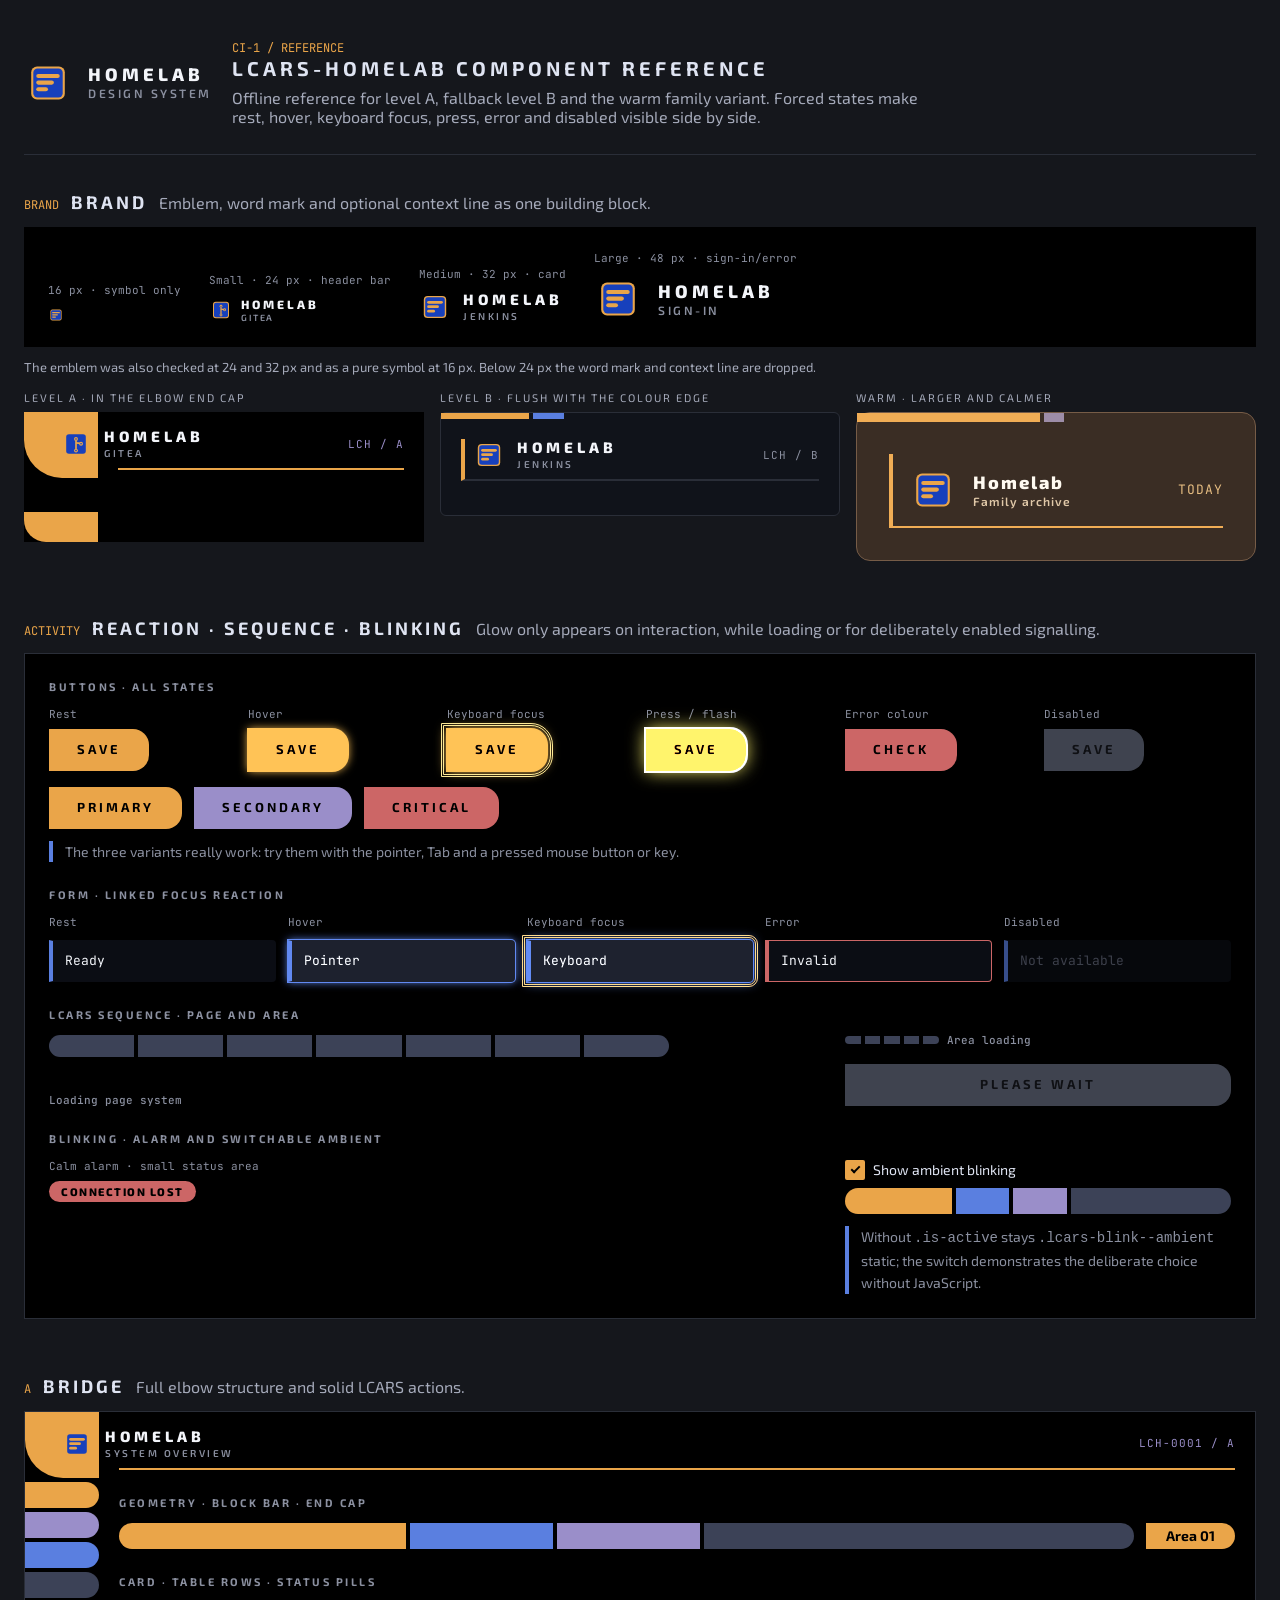
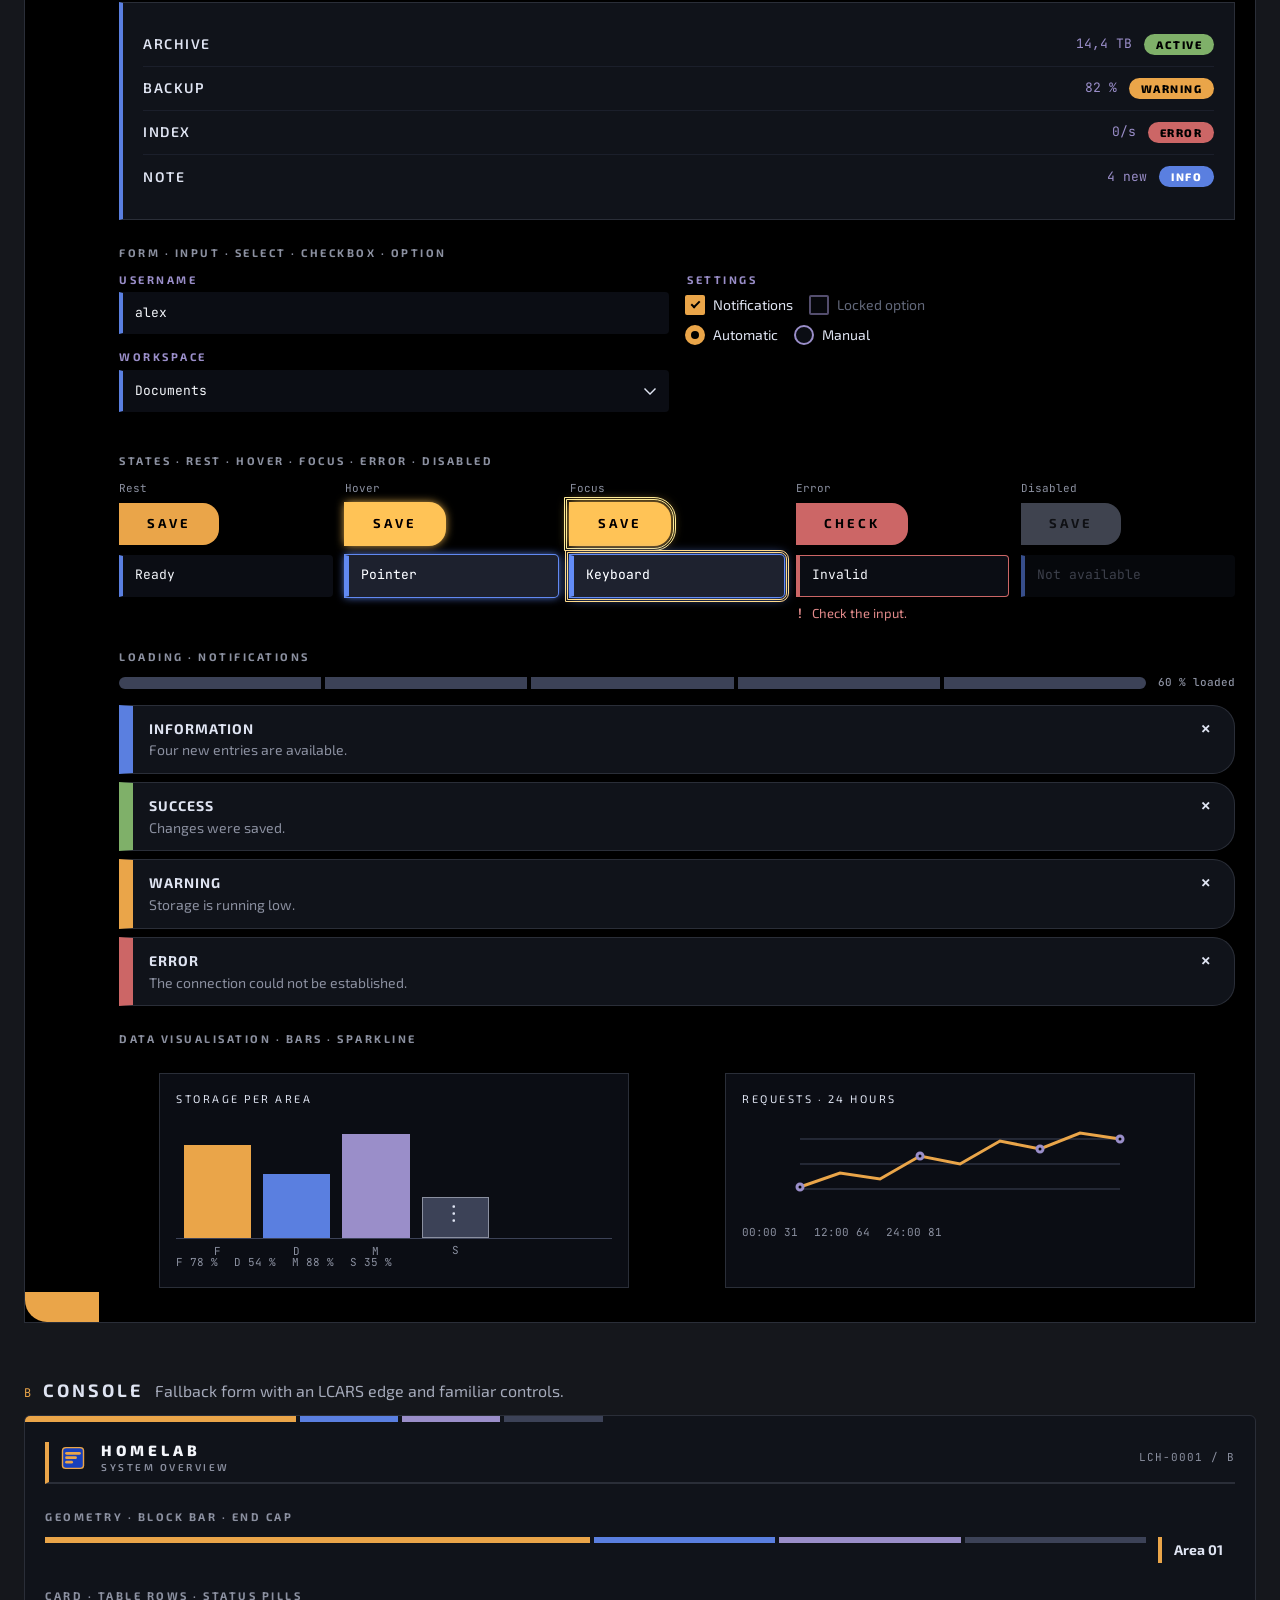
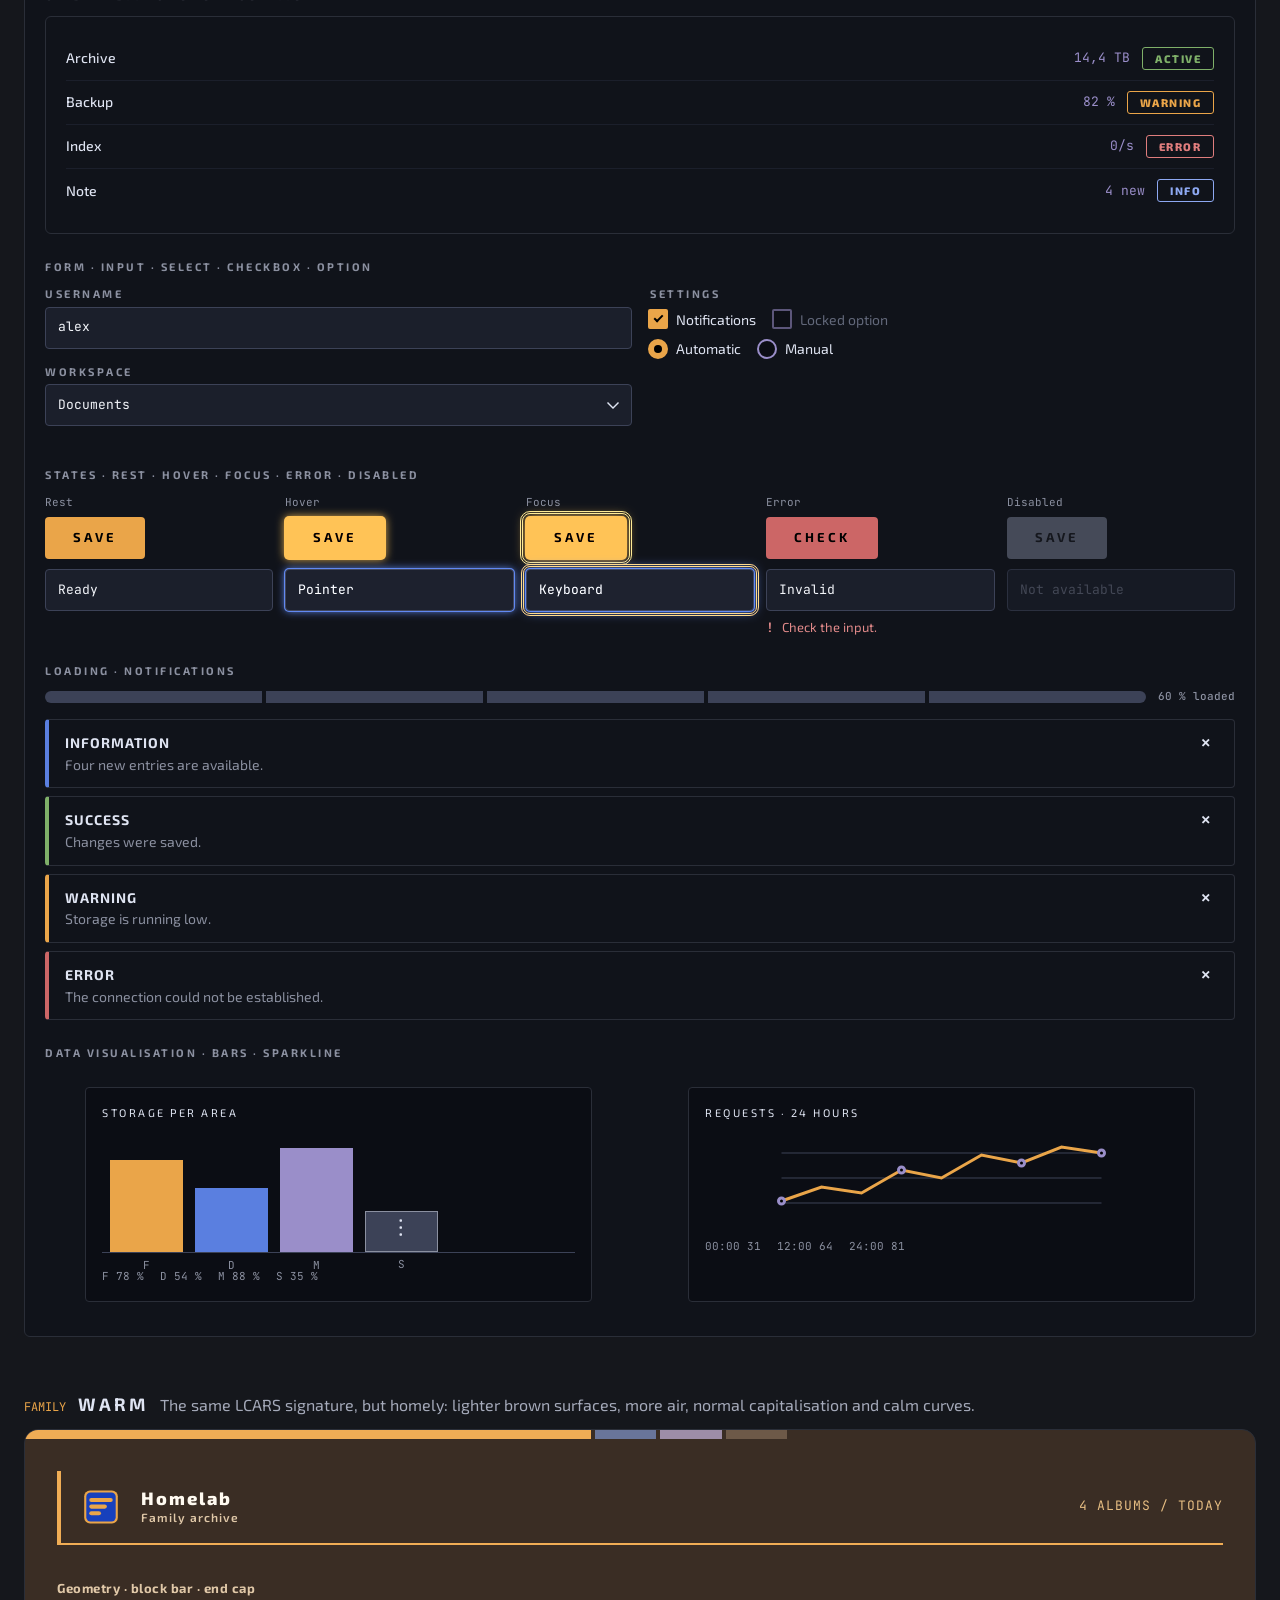
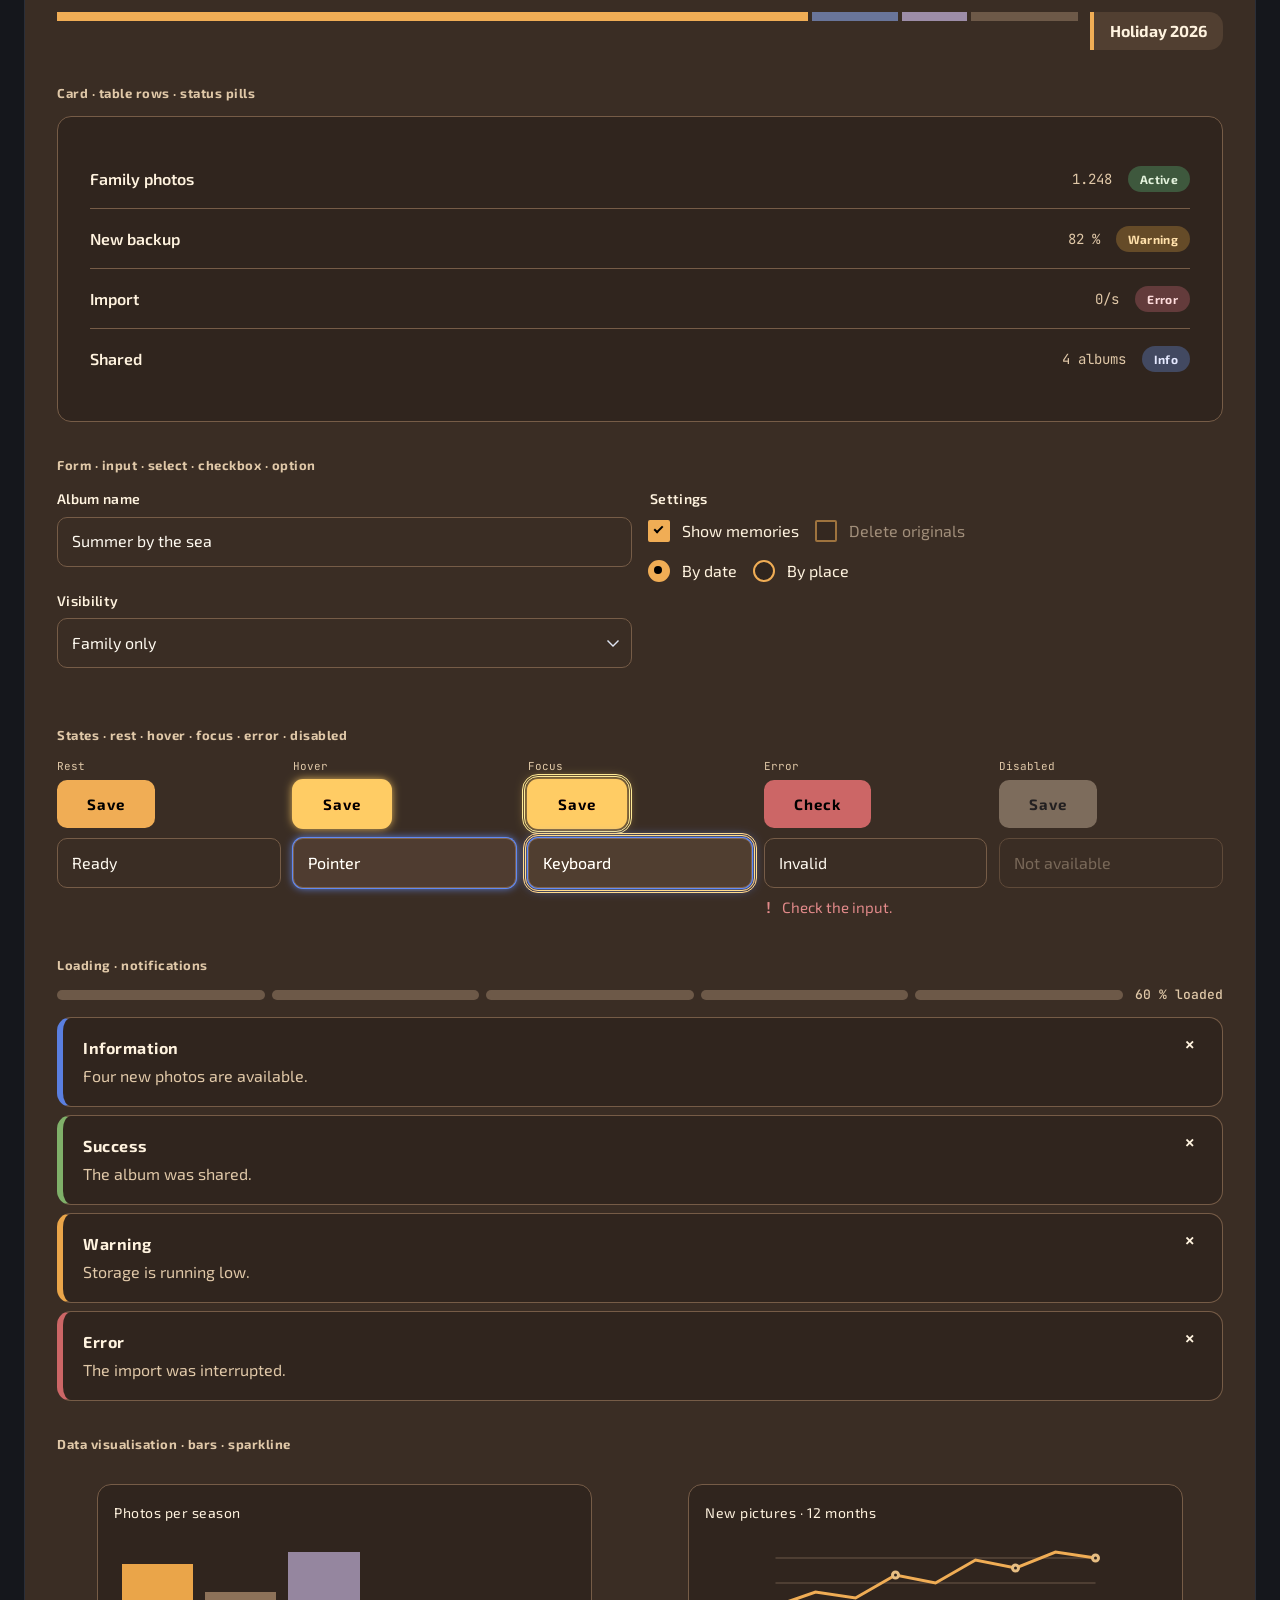
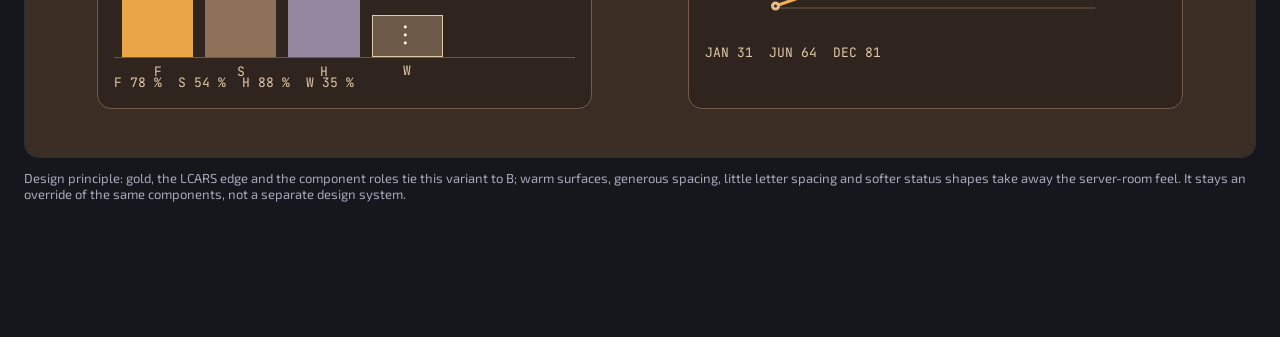
<file: reference/index.html>
<!doctype html>
<html lang="en">
<head>
  <meta charset="utf-8">
  <meta name="viewport" content="width=device-width, initial-scale=1">
  <title>LCARS-Homelab — component reference</title>
  <link rel="icon" href="../assets/favicon/favicon.svg" type="image/svg+xml">
  <link rel="stylesheet" href="../css/brand.css">
  <style>
    * { box-sizing: border-box; }
    html { background: #15171c; color: #dfe4f2; font-family: "Exo 2", "Segoe UI", Arial, sans-serif; }
    body { margin: 0; }
    .page { margin: 0 auto; max-width: 1280px; padding: 40px 24px 80px; }
    .page-head { align-items: center; border-bottom: 1px solid #2a2e38; display: flex; gap: 20px; margin-bottom: 36px; padding-bottom: 28px; }
    .page-head h1 { font-size: 1.25rem; letter-spacing: 4px; margin: 0 0 8px; text-transform: uppercase; }
    .page-head p { color: #a5aaba; margin: 0; max-width: 72ch; }
    .page-code { color: #eaa549; font-family: "JetBrains Mono", Consolas, monospace; font-size: 0.75rem; }
    .variant { margin: 0 0 56px; }
    .variant-intro { align-items: baseline; display: flex; flex-wrap: wrap; gap: 12px; margin-bottom: 14px; }
    .variant-intro h2 { font-size: 1.125rem; letter-spacing: 3px; margin: 0; text-transform: uppercase; }
    .variant-intro p { color: #a5aaba; margin: 0; }
    .demo { border: 1px solid #2a2e38; overflow: hidden; }
    .demo-grid { display: grid; gap: 16px; grid-template-columns: repeat(2, minmax(0, 1fr)); }
    .demo-section { margin-top: 24px; }
    .demo-section:first-child { margin-top: 0; }
    .demo-section > h3 { color: var(--rl-text-muted); font-size: 0.6875rem; letter-spacing: 2.5px; margin: 0 0 12px; text-transform: uppercase; }
    .geometry-grid { display: grid; gap: 12px; grid-template-columns: minmax(0, 1fr) auto; }
    .state-grid { display: grid; gap: 12px; grid-template-columns: repeat(auto-fit, minmax(120px, 1fr)); }
    .state-sample { min-width: 0; }
    .state-sample .lcars-input { display: block; margin-top: 10px; }
    .state-label { color: var(--rl-text-muted); display: block; font: 400 0.6875rem/1.3 var(--rl-font-mono); margin-bottom: 7px; }
    .choice-set { border: 0; margin: 0; padding: 0; }
    .choice-set legend { margin-bottom: 8px; }
    .chart-grid { display: grid; gap: 16px; grid-template-columns: repeat(2, minmax(0, 1fr)); }
    .sr-note { color: #a5aaba; font-size: 0.8125rem; margin: 12px 0 0; }
    .lcars-family .demo-section { margin-top: 32px; }
    .lcars-family .demo-section > h3 { color: var(--rl-text-muted); font-size: 0.8125rem; letter-spacing: 0.5px; text-transform: none; }
    .brand-sizes { align-items: end; display: flex; flex-wrap: wrap; gap: 28px; padding: 24px; }
    .brand-size { display: grid; gap: 10px; }
    .brand-size > code { color: var(--rl-text-muted); font: 0.6875rem/1.3 var(--rl-font-mono); }
    .brand-previews { display: grid; gap: 16px; grid-template-columns: repeat(3, minmax(0, 1fr)); margin-top: 16px; }
    .brand-preview { min-width: 0; }
    .brand-preview .lcars-shell { min-height: 0; }
    .brand-preview .lcars-shell__body { min-height: 96px; }
    .brand-preview .lcars-header { margin-bottom: 0; }
    .brand-preview .lcars-elbow__fill { min-height: 26px; }
    .brand-preview-label { color: #a5aaba; display: block; font-size: 0.6875rem; letter-spacing: 2px; margin-bottom: 8px; text-transform: uppercase; }
    .acceptance-panel { padding: 24px; }
    .feedback-grid { display: grid; gap: 24px; grid-template-columns: minmax(0, 2fr) minmax(220px, 1fr); }
    .feedback-stack { display: grid; gap: 18px; }
    .ambient-preview { max-width: 620px; }
    .ambient-toggle:has(input:not(:checked)) ~ .ambient-preview .lcars-blink--ambient { animation: none; box-shadow: none; filter: none; }
    .acceptance-note { border-left: 4px solid var(--rl-blue); color: var(--rl-text-muted); margin: 12px 0 0; padding-left: 12px; }
    @media (max-width: 900px) {
      .state-grid { grid-template-columns: repeat(2, minmax(0, 1fr)); }
      .demo-grid, .chart-grid, .brand-previews, .feedback-grid { grid-template-columns: 1fr; }
    }
    @media (max-width: 560px) {
      .page { padding: 24px 12px 48px; }
      .page-head { align-items: flex-start; flex-direction: column; }
      .state-grid { grid-template-columns: 1fr; }
    }
  </style>
</head>
<body>
<main class="page">
  <header class="page-head">
    <span class="rl-brand rl-brand--large">
      <img class="rl-brand__symbol" src="../assets/emblem.svg" alt="">
      <span class="rl-brand__text"><span class="rl-brand__name">Homelab</span><span class="rl-brand__context">Design system</span></span>
    </span>
    <div>
      <div class="page-code">CI-1 / REFERENCE</div>
      <h1>LCARS-Homelab component reference</h1>
      <p>Offline reference for level A, fallback level B and the warm family variant. Forced states make rest, hover, keyboard focus, press, error and disabled visible side by side.</p>
    </div>
  </header>

  <section class="variant" aria-labelledby="brand-title">
    <div class="variant-intro"><span class="page-code">BRAND</span><h2 id="brand-title">Brand</h2><p>Emblem, word mark and optional context line as one building block.</p></div>
    <div class="lcars-a">
      <div class="brand-sizes">
        <div class="brand-size"><code>16 px · symbol only</code><span class="rl-brand rl-brand--symbol-16"><img class="rl-brand__symbol" src="../assets/emblem.svg" alt=""><span class="rl-brand__text"><span class="rl-brand__name">Homelab</span></span></span></div>
        <div class="brand-size"><code>Small · 24 px · header bar</code><span class="rl-brand rl-brand--small"><img class="rl-brand__symbol" src="../assets/emblem--gitea.svg" alt=""><span class="rl-brand__text"><span class="rl-brand__name">Homelab</span><span class="rl-brand__context">Gitea</span></span></span></div>
        <div class="brand-size"><code>Medium · 32 px · card</code><span class="rl-brand rl-brand--medium"><img class="rl-brand__symbol" src="../assets/emblem.svg" alt=""><span class="rl-brand__text"><span class="rl-brand__name">Homelab</span><span class="rl-brand__context">Jenkins</span></span></span></div>
        <div class="brand-size"><code>Large · 48 px · sign-in/error</code><span class="rl-brand rl-brand--large"><img class="rl-brand__symbol" src="../assets/emblem.svg" alt=""><span class="rl-brand__text"><span class="rl-brand__name">Homelab</span><span class="rl-brand__context">Sign-in</span></span></span></div>
      </div>
    </div>
    <p class="sr-note">The emblem was also checked at 24 and 32 px and as a pure symbol at 16 px. Below 24 px the word mark and context line are dropped.</p>
    <div class="brand-previews">
      <div><span class="brand-preview-label">Level A · in the elbow end cap</span><div class="brand-preview lcars-a"><div class="lcars-shell"><div class="lcars-elbow" aria-hidden="true"><div class="lcars-elbow__corner"></div><div class="lcars-elbow__fill"></div><div class="lcars-elbow__foot"></div></div><div class="lcars-shell__body"><div class="lcars-header lcars-header--brand"><span class="rl-brand rl-brand--medium"><img class="rl-brand__symbol" src="../assets/emblem--gitea.svg" alt=""><span class="rl-brand__text"><span class="rl-brand__name">Homelab</span><span class="rl-brand__context">Gitea</span></span></span><span class="lcars-header__register">LCH / A</span></div></div></div></div></div>
      <div><span class="brand-preview-label">Level B · flush with the colour edge</span><div class="brand-preview lcars-b"><div class="lcars-shell"><div class="lcars-elbow" aria-hidden="true"><div class="lcars-elbow__corner"></div><div class="lcars-elbow__block lcars-elbow__block--blue"></div><div class="lcars-elbow__fill"></div></div><div class="lcars-shell__body"><div class="lcars-header lcars-header--brand"><span class="rl-brand rl-brand--medium"><img class="rl-brand__symbol" src="../assets/emblem.svg" alt=""><span class="rl-brand__text"><span class="rl-brand__name">Homelab</span><span class="rl-brand__context">Jenkins</span></span></span><span class="lcars-header__register">LCH / B</span></div></div></div></div></div>
      <div><span class="brand-preview-label">Warm · larger and calmer</span><div class="brand-preview lcars-b lcars-family"><div class="lcars-shell"><div class="lcars-elbow" aria-hidden="true"><div class="lcars-elbow__corner"></div><div class="lcars-elbow__block lcars-elbow__block--lavender"></div><div class="lcars-elbow__fill"></div></div><div class="lcars-shell__body"><div class="lcars-header lcars-header--brand"><span class="rl-brand rl-brand--large"><img class="rl-brand__symbol" src="../assets/emblem.svg" alt=""><span class="rl-brand__text"><span class="rl-brand__name">Homelab</span><span class="rl-brand__context">Family archive</span></span></span><span class="lcars-header__register">TODAY</span></div></div></div></div></div>
    </div>
  </section>

  <section class="variant" aria-labelledby="interaction-title">
    <div class="variant-intro"><span class="page-code">ACTIVITY</span><h2 id="interaction-title">Reaction · sequence · blinking</h2><p>Glow only appears on interaction, while loading or for deliberately enabled signalling.</p></div>
    <div class="demo lcars-a">
      <div class="acceptance-panel">
        <section class="demo-section" aria-labelledby="button-states"><h3 id="button-states">Buttons · all states</h3>
          <div class="state-grid">
            <div class="state-sample"><span class="state-label">Rest</span><button class="lcars-button" type="button">Save</button></div>
            <div class="state-sample"><span class="state-label">Hover</span><button class="lcars-button is-hover" type="button">Save</button></div>
            <div class="state-sample"><span class="state-label">Keyboard focus</span><button class="lcars-button is-focus" type="button">Save</button></div>
            <div class="state-sample"><span class="state-label">Press / flash</span><button class="lcars-button is-active" type="button">Save</button></div>
            <div class="state-sample"><span class="state-label">Error colour</span><button class="lcars-button is-error" type="button">Check</button></div>
            <div class="state-sample"><span class="state-label">Disabled</span><button class="lcars-button" type="button" disabled>Save</button></div>
          </div>
          <div class="lcars-actions" style="margin-top:16px"><button class="lcars-button" type="button">Primary</button><button class="lcars-button lcars-button--secondary" type="button">Secondary</button><button class="lcars-button is-error" type="button">Critical</button></div>
          <p class="acceptance-note">The three variants really work: try them with the pointer, Tab and a pressed mouse button or key.</p>
        </section>
        <section class="demo-section" aria-labelledby="field-states"><h3 id="field-states">Form · linked focus reaction</h3>
          <div class="state-grid"><div class="state-sample"><span class="state-label">Rest</span><input class="lcars-input" aria-label="Field at rest" value="Ready"></div><div class="state-sample"><span class="state-label">Hover</span><input class="lcars-input is-hover" aria-label="Field in hover state" value="Pointer"></div><div class="state-sample"><span class="state-label">Keyboard focus</span><input class="lcars-input is-focus" aria-label="Field in focus state" value="Keyboard"></div><div class="state-sample"><span class="state-label">Error</span><input class="lcars-input is-error" aria-label="Invalid field" aria-invalid="true" value="Invalid"></div><div class="state-sample"><span class="state-label">Disabled</span><input class="lcars-input" aria-label="Disabled field" value="Not available" disabled></div></div>
        </section>
        <section class="demo-section" aria-labelledby="loader-states"><h3 id="loader-states">LCARS sequence · page and area</h3>
          <div class="feedback-grid"><div class="lcars-loader lcars-loader--large" role="status"><div class="lcars-loader__track" aria-hidden="true"><span class="lcars-loader__segment"></span><span class="lcars-loader__segment"></span><span class="lcars-loader__segment"></span><span class="lcars-loader__segment"></span><span class="lcars-loader__segment"></span><span class="lcars-loader__segment"></span><span class="lcars-loader__segment"></span></div><span class="lcars-loader__label">Loading page system</span></div><div class="feedback-stack"><div class="lcars-loader lcars-loader--small" role="status"><div class="lcars-loader__track" aria-hidden="true"><span class="lcars-loader__segment"></span><span class="lcars-loader__segment"></span><span class="lcars-loader__segment"></span><span class="lcars-loader__segment"></span><span class="lcars-loader__segment"></span></div><span class="lcars-loader__label">Area loading</span></div><button class="lcars-button lcars-button--secondary" type="button" disabled>Please wait</button></div></div>
        </section>
        <section class="demo-section" aria-labelledby="blink-states"><h3 id="blink-states">Blinking · alarm and switchable ambient</h3>
          <div class="feedback-grid"><div><span class="state-label">Calm alarm · small status area</span><span class="lcars-pill lcars-pill--error lcars-blink lcars-blink--alarm" role="alert">Connection lost</span></div><div><label class="lcars-choice ambient-toggle"><input type="checkbox" checked><span>Show ambient blinking</span></label><div class="lcars-blockbar ambient-preview" aria-hidden="true"><span class="lcars-blockbar__segment lcars-blink lcars-blink--ambient is-active"></span><span class="lcars-blockbar__segment lcars-blink lcars-blink--ambient is-active"></span><span class="lcars-blockbar__segment lcars-blink lcars-blink--ambient is-active"></span><span class="lcars-blockbar__segment lcars-blink lcars-blink--ambient is-active"></span></div><p class="acceptance-note">Without <code>.is-active</code> stays <code>.lcars-blink--ambient</code> static; the switch demonstrates the deliberate choice without JavaScript.</p></div></div>
        </section>
      </div>
    </div>
  </section>

  <section class="variant" aria-labelledby="a-title">
    <div class="variant-intro"><span class="page-code">A</span><h2 id="a-title">Bridge</h2><p>Full elbow structure and solid LCARS actions.</p></div>
    <div class="demo lcars-a">
      <div class="lcars-shell">
        <div class="lcars-elbow" aria-hidden="true">
          <div class="lcars-elbow__corner"></div><div class="lcars-elbow__block lcars-elbow__block--gold"></div>
          <div class="lcars-elbow__block lcars-elbow__block--lavender"></div><div class="lcars-elbow__block lcars-elbow__block--blue"></div>
          <div class="lcars-elbow__block"></div><div class="lcars-elbow__fill"></div><div class="lcars-elbow__foot"></div>
        </div>
        <div class="lcars-shell__body">
          <div class="lcars-header lcars-header--brand"><span class="rl-brand rl-brand--medium"><img class="rl-brand__symbol" src="../assets/emblem.svg" alt=""><span class="rl-brand__text"><span class="rl-brand__name">Homelab</span><span class="rl-brand__context">System overview</span></span></span><span class="lcars-header__register">LCH-0001 / A</span></div>
          <section class="demo-section" aria-labelledby="a-geometry"><h3 id="a-geometry">Geometry · block bar · end cap</h3><div class="geometry-grid"><div class="lcars-blockbar" aria-hidden="true"><span class="lcars-blockbar__segment"></span><span class="lcars-blockbar__segment"></span><span class="lcars-blockbar__segment"></span><span class="lcars-blockbar__segment"></span></div><span class="lcars-endcap">Area 01</span></div></section>
          <section class="demo-section" aria-labelledby="a-data"><h3 id="a-data">Card · table rows · status pills</h3><div class="lcars-card"><div class="lcars-row"><span class="lcars-row__name">Archive</span><span class="lcars-row__value">14,4 TB</span><span class="lcars-pill lcars-pill--success">Active</span></div><div class="lcars-row"><span class="lcars-row__name">Backup</span><span class="lcars-row__value">82 %</span><span class="lcars-pill lcars-pill--warning">Warning</span></div><div class="lcars-row"><span class="lcars-row__name">Index</span><span class="lcars-row__value">0/s</span><span class="lcars-pill lcars-pill--error">Error</span></div><div class="lcars-row"><span class="lcars-row__name">Note</span><span class="lcars-row__value">4 new</span><span class="lcars-pill lcars-pill--info">Info</span></div></div></section>
          <section class="demo-section" aria-labelledby="a-form"><h3 id="a-form">Form · input · select · checkbox · option</h3><div class="demo-grid"><div><div class="lcars-field"><label class="lcars-label" for="a-name">Username</label><input class="lcars-input" id="a-name" value="alex" autocomplete="username"></div><div class="lcars-field"><label class="lcars-label" for="a-area">Workspace</label><select class="lcars-select" id="a-area"><option>Documents</option><option>Photos</option></select></div></div><fieldset class="choice-set"><legend class="lcars-label">Settings</legend><label class="lcars-choice"><input type="checkbox" checked><span>Notifications</span></label><label class="lcars-choice"><input type="checkbox" disabled><span>Locked option</span></label><br><label class="lcars-choice"><input type="radio" name="a-mode" checked><span>Automatic</span></label><label class="lcars-choice"><input type="radio" name="a-mode"><span>Manual</span></label></fieldset></div></section>
          <section class="demo-section" aria-labelledby="a-states"><h3 id="a-states">States · rest · hover · focus · error · disabled</h3><div class="state-grid"><div class="state-sample"><span class="state-label">Rest</span><button class="lcars-button" type="button">Save</button><input class="lcars-input" aria-label="Input at rest" value="Ready"></div><div class="state-sample"><span class="state-label">Hover</span><button class="lcars-button is-hover" type="button">Save</button><input class="lcars-input is-hover" aria-label="Input in hover state" value="Pointer"></div><div class="state-sample"><span class="state-label">Focus</span><button class="lcars-button is-focus" type="button">Save</button><input class="lcars-input is-focus" aria-label="Input in focus state" value="Keyboard"></div><div class="state-sample"><span class="state-label">Error</span><button class="lcars-button is-error" type="button">Check</button><input class="lcars-input is-error" aria-label="Invalid input" aria-invalid="true" aria-describedby="a-error" value="Invalid"><span class="lcars-error" id="a-error">Check the input.</span></div><div class="state-sample"><span class="state-label">Disabled</span><button class="lcars-button" type="button" disabled>Save</button><input class="lcars-input" aria-label="Disabled input" value="Not available" disabled></div></div></section>
          <section class="demo-section" aria-labelledby="a-feedback"><h3 id="a-feedback">Loading · notifications</h3><div class="lcars-loader" role="status"><div class="lcars-loader__track" aria-hidden="true"><span class="lcars-loader__segment"></span><span class="lcars-loader__segment"></span><span class="lcars-loader__segment"></span><span class="lcars-loader__segment"></span><span class="lcars-loader__segment"></span></div><span class="lcars-loader__label">60 % loaded</span></div><div style="margin-top:16px"><div class="lcars-toast" role="status"><div><div class="lcars-toast__title">Information</div><div class="lcars-toast__text">Four new entries are available.</div></div><button class="lcars-toast__close" type="button" aria-label="Close notification">×</button></div><div class="lcars-toast lcars-toast--success" role="status"><div><div class="lcars-toast__title">Success</div><div class="lcars-toast__text">Changes were saved.</div></div><button class="lcars-toast__close" type="button" aria-label="Close notification">×</button></div><div class="lcars-toast lcars-toast--warning" role="status"><div><div class="lcars-toast__title">Warning</div><div class="lcars-toast__text">Storage is running low.</div></div><button class="lcars-toast__close" type="button" aria-label="Close notification">×</button></div><div class="lcars-toast lcars-toast--error" role="alert"><div><div class="lcars-toast__title">Error</div><div class="lcars-toast__text">The connection could not be established.</div></div><button class="lcars-toast__close" type="button" aria-label="Close notification">×</button></div></div></section>
          <section class="demo-section" aria-labelledby="a-chart"><h3 id="a-chart">Data visualisation · bars · sparkline</h3><div class="chart-grid"><figure class="lcars-chart"><figcaption class="lcars-chart__title">Storage per area</figcaption><div class="lcars-bars" role="img" aria-label="Bar chart: photos 78, documents 54, media 88, other 35 percent"><span class="lcars-bars__bar" data-label="F" style="height:78%"></span><span class="lcars-bars__bar" data-label="D" style="height:54%"></span><span class="lcars-bars__bar" data-label="M" style="height:88%"></span><span class="lcars-bars__bar" data-label="S" style="height:35%"></span></div><div class="lcars-chart__legend"><span>F 78 %</span><span>D 54 %</span><span>M 88 %</span><span>S 35 %</span></div></figure><figure class="lcars-chart"><figcaption class="lcars-chart__title">Requests · 24 hours</figcaption><svg class="lcars-sparkline" viewBox="0 0 320 90" role="img" aria-label="Requests rise with two short dips"><path class="lcars-sparkline__grid" d="M0 20H320M0 45H320M0 70H320"></path><polyline class="lcars-sparkline__line" points="0,68 40,54 80,60 120,37 160,45 200,22 240,30 280,14 320,20"></polyline><g class="lcars-sparkline__point"><circle cx="0" cy="68" r="3"></circle><circle cx="120" cy="37" r="3"></circle><circle cx="240" cy="30" r="3"></circle><circle cx="320" cy="20" r="3"></circle></g></svg><div class="lcars-chart__legend"><span>00:00 31</span><span>12:00 64</span><span>24:00 81</span></div></figure></div></section>
        </div>
      </div>
    </div>
  </section>

  <section class="variant" aria-labelledby="b-title">
    <div class="variant-intro"><span class="page-code">B</span><h2 id="b-title">Console</h2><p>Fallback form with an LCARS edge and familiar controls.</p></div>
    <div class="demo lcars-b">
      <div class="lcars-shell"><div class="lcars-elbow" aria-hidden="true"><div class="lcars-elbow__corner"></div><div class="lcars-elbow__block lcars-elbow__block--blue"></div><div class="lcars-elbow__block lcars-elbow__block--lavender"></div><div class="lcars-elbow__block"></div><div class="lcars-elbow__fill"></div></div><div class="lcars-shell__body">
        <div class="lcars-header lcars-header--brand"><span class="rl-brand rl-brand--medium"><img class="rl-brand__symbol" src="../assets/emblem.svg" alt=""><span class="rl-brand__text"><span class="rl-brand__name">Homelab</span><span class="rl-brand__context">System overview</span></span></span><span class="lcars-header__register">LCH-0001 / B</span></div>
        <section class="demo-section"><h3>Geometry · block bar · end cap</h3><div class="geometry-grid"><div class="lcars-blockbar" aria-hidden="true"><span class="lcars-blockbar__segment"></span><span class="lcars-blockbar__segment"></span><span class="lcars-blockbar__segment"></span><span class="lcars-blockbar__segment"></span></div><span class="lcars-endcap">Area 01</span></div></section>
        <section class="demo-section"><h3>Card · table rows · status pills</h3><div class="lcars-card"><div class="lcars-row"><span class="lcars-row__name">Archive</span><span class="lcars-row__value">14,4 TB</span><span class="lcars-pill lcars-pill--success">Active</span></div><div class="lcars-row"><span class="lcars-row__name">Backup</span><span class="lcars-row__value">82 %</span><span class="lcars-pill lcars-pill--warning">Warning</span></div><div class="lcars-row"><span class="lcars-row__name">Index</span><span class="lcars-row__value">0/s</span><span class="lcars-pill lcars-pill--error">Error</span></div><div class="lcars-row"><span class="lcars-row__name">Note</span><span class="lcars-row__value">4 new</span><span class="lcars-pill lcars-pill--info">Info</span></div></div></section>
        <section class="demo-section"><h3>Form · input · select · checkbox · option</h3><div class="demo-grid"><div><div class="lcars-field"><label class="lcars-label" for="b-name">Username</label><input class="lcars-input" id="b-name" value="alex"></div><div class="lcars-field"><label class="lcars-label" for="b-area">Workspace</label><select class="lcars-select" id="b-area"><option>Documents</option><option>Photos</option></select></div></div><fieldset class="choice-set"><legend class="lcars-label">Settings</legend><label class="lcars-choice"><input type="checkbox" checked><span>Notifications</span></label><label class="lcars-choice"><input type="checkbox" disabled><span>Locked option</span></label><br><label class="lcars-choice"><input type="radio" name="b-mode" checked><span>Automatic</span></label><label class="lcars-choice"><input type="radio" name="b-mode"><span>Manual</span></label></fieldset></div></section>
        <section class="demo-section"><h3>States · rest · hover · focus · error · disabled</h3><div class="state-grid"><div class="state-sample"><span class="state-label">Rest</span><button class="lcars-button" type="button">Save</button><input class="lcars-input" aria-label="Input at rest" value="Ready"></div><div class="state-sample"><span class="state-label">Hover</span><button class="lcars-button is-hover" type="button">Save</button><input class="lcars-input is-hover" aria-label="Input in hover state" value="Pointer"></div><div class="state-sample"><span class="state-label">Focus</span><button class="lcars-button is-focus" type="button">Save</button><input class="lcars-input is-focus" aria-label="Input in focus state" value="Keyboard"></div><div class="state-sample"><span class="state-label">Error</span><button class="lcars-button is-error" type="button">Check</button><input class="lcars-input is-error" aria-label="Invalid input" aria-invalid="true" aria-describedby="b-error" value="Invalid"><span class="lcars-error" id="b-error">Check the input.</span></div><div class="state-sample"><span class="state-label">Disabled</span><button class="lcars-button" type="button" disabled>Save</button><input class="lcars-input" aria-label="Disabled input" value="Not available" disabled></div></div></section>
        <section class="demo-section"><h3>Loading · notifications</h3><div class="lcars-loader" role="status"><div class="lcars-loader__track" aria-hidden="true"><span class="lcars-loader__segment"></span><span class="lcars-loader__segment"></span><span class="lcars-loader__segment"></span><span class="lcars-loader__segment"></span><span class="lcars-loader__segment"></span></div><span class="lcars-loader__label">60 % loaded</span></div><div style="margin-top:16px"><div class="lcars-toast" role="status"><div><div class="lcars-toast__title">Information</div><div class="lcars-toast__text">Four new entries are available.</div></div><button class="lcars-toast__close" type="button" aria-label="Close notification">×</button></div><div class="lcars-toast lcars-toast--success" role="status"><div><div class="lcars-toast__title">Success</div><div class="lcars-toast__text">Changes were saved.</div></div><button class="lcars-toast__close" type="button" aria-label="Close notification">×</button></div><div class="lcars-toast lcars-toast--warning" role="status"><div><div class="lcars-toast__title">Warning</div><div class="lcars-toast__text">Storage is running low.</div></div><button class="lcars-toast__close" type="button" aria-label="Close notification">×</button></div><div class="lcars-toast lcars-toast--error" role="alert"><div><div class="lcars-toast__title">Error</div><div class="lcars-toast__text">The connection could not be established.</div></div><button class="lcars-toast__close" type="button" aria-label="Close notification">×</button></div></div></section>
        <section class="demo-section"><h3>Data visualisation · bars · sparkline</h3><div class="chart-grid"><figure class="lcars-chart"><figcaption class="lcars-chart__title">Storage per area</figcaption><div class="lcars-bars" role="img" aria-label="Bar chart: photos 78, documents 54, media 88, other 35 percent"><span class="lcars-bars__bar" data-label="F" style="height:78%"></span><span class="lcars-bars__bar" data-label="D" style="height:54%"></span><span class="lcars-bars__bar" data-label="M" style="height:88%"></span><span class="lcars-bars__bar" data-label="S" style="height:35%"></span></div><div class="lcars-chart__legend"><span>F 78 %</span><span>D 54 %</span><span>M 88 %</span><span>S 35 %</span></div></figure><figure class="lcars-chart"><figcaption class="lcars-chart__title">Requests · 24 hours</figcaption><svg class="lcars-sparkline" viewBox="0 0 320 90" role="img" aria-label="Requests rise with two short dips"><path class="lcars-sparkline__grid" d="M0 20H320M0 45H320M0 70H320"></path><polyline class="lcars-sparkline__line" points="0,68 40,54 80,60 120,37 160,45 200,22 240,30 280,14 320,20"></polyline><g class="lcars-sparkline__point"><circle cx="0" cy="68" r="3"></circle><circle cx="120" cy="37" r="3"></circle><circle cx="240" cy="30" r="3"></circle><circle cx="320" cy="20" r="3"></circle></g></svg><div class="lcars-chart__legend"><span>00:00 31</span><span>12:00 64</span><span>24:00 81</span></div></figure></div></section>
      </div></div>
    </div>
  </section>

  <section class="variant" aria-labelledby="f-title">
    <div class="variant-intro"><span class="page-code">FAMILY</span><h2 id="f-title">Warm</h2><p>The same LCARS signature, but homely: lighter brown surfaces, more air, normal capitalisation and calm curves.</p></div>
    <div class="demo lcars-b lcars-family">
      <div class="lcars-shell"><div class="lcars-elbow" aria-hidden="true"><div class="lcars-elbow__corner"></div><div class="lcars-elbow__block lcars-elbow__block--blue"></div><div class="lcars-elbow__block lcars-elbow__block--lavender"></div><div class="lcars-elbow__block"></div><div class="lcars-elbow__fill"></div></div><div class="lcars-shell__body">
        <div class="lcars-header lcars-header--brand"><span class="rl-brand rl-brand--large"><img class="rl-brand__symbol" src="../assets/emblem.svg" alt=""><span class="rl-brand__text"><span class="rl-brand__name">Homelab</span><span class="rl-brand__context">Family archive</span></span></span><span class="lcars-header__register">4 ALBUMS / TODAY</span></div>
        <section class="demo-section"><h3>Geometry · block bar · end cap</h3><div class="geometry-grid"><div class="lcars-blockbar" aria-hidden="true"><span class="lcars-blockbar__segment"></span><span class="lcars-blockbar__segment"></span><span class="lcars-blockbar__segment"></span><span class="lcars-blockbar__segment"></span></div><span class="lcars-endcap">Holiday 2026</span></div></section>
        <section class="demo-section"><h3>Card · table rows · status pills</h3><div class="lcars-card"><div class="lcars-row"><span class="lcars-row__name">Family photos</span><span class="lcars-row__value">1.248</span><span class="lcars-pill lcars-pill--success">Active</span></div><div class="lcars-row"><span class="lcars-row__name">New backup</span><span class="lcars-row__value">82 %</span><span class="lcars-pill lcars-pill--warning">Warning</span></div><div class="lcars-row"><span class="lcars-row__name">Import</span><span class="lcars-row__value">0/s</span><span class="lcars-pill lcars-pill--error">Error</span></div><div class="lcars-row"><span class="lcars-row__name">Shared</span><span class="lcars-row__value">4 albums</span><span class="lcars-pill lcars-pill--info">Info</span></div></div></section>
        <section class="demo-section"><h3>Form · input · select · checkbox · option</h3><div class="demo-grid"><div><div class="lcars-field"><label class="lcars-label" for="f-name">Album name</label><input class="lcars-input" id="f-name" value="Summer by the sea"></div><div class="lcars-field"><label class="lcars-label" for="f-area">Visibility</label><select class="lcars-select" id="f-area"><option>Family only</option><option>Anyone with the link</option></select></div></div><fieldset class="choice-set"><legend class="lcars-label">Settings</legend><label class="lcars-choice"><input type="checkbox" checked><span>Show memories</span></label><label class="lcars-choice"><input type="checkbox" disabled><span>Delete originals</span></label><br><label class="lcars-choice"><input type="radio" name="f-mode" checked><span>By date</span></label><label class="lcars-choice"><input type="radio" name="f-mode"><span>By place</span></label></fieldset></div></section>
        <section class="demo-section"><h3>States · rest · hover · focus · error · disabled</h3><div class="state-grid"><div class="state-sample"><span class="state-label">Rest</span><button class="lcars-button" type="button">Save</button><input class="lcars-input" aria-label="Input at rest" value="Ready"></div><div class="state-sample"><span class="state-label">Hover</span><button class="lcars-button is-hover" type="button">Save</button><input class="lcars-input is-hover" aria-label="Input in hover state" value="Pointer"></div><div class="state-sample"><span class="state-label">Focus</span><button class="lcars-button is-focus" type="button">Save</button><input class="lcars-input is-focus" aria-label="Input in focus state" value="Keyboard"></div><div class="state-sample"><span class="state-label">Error</span><button class="lcars-button is-error" type="button">Check</button><input class="lcars-input is-error" aria-label="Invalid input" aria-invalid="true" aria-describedby="f-error" value="Invalid"><span class="lcars-error" id="f-error">Check the input.</span></div><div class="state-sample"><span class="state-label">Disabled</span><button class="lcars-button" type="button" disabled>Save</button><input class="lcars-input" aria-label="Disabled input" value="Not available" disabled></div></div></section>
        <section class="demo-section"><h3>Loading · notifications</h3><div class="lcars-loader" role="status"><div class="lcars-loader__track" aria-hidden="true"><span class="lcars-loader__segment"></span><span class="lcars-loader__segment"></span><span class="lcars-loader__segment"></span><span class="lcars-loader__segment"></span><span class="lcars-loader__segment"></span></div><span class="lcars-loader__label">60 % loaded</span></div><div style="margin-top:16px"><div class="lcars-toast" role="status"><div><div class="lcars-toast__title">Information</div><div class="lcars-toast__text">Four new photos are available.</div></div><button class="lcars-toast__close" type="button" aria-label="Close notification">×</button></div><div class="lcars-toast lcars-toast--success" role="status"><div><div class="lcars-toast__title">Success</div><div class="lcars-toast__text">The album was shared.</div></div><button class="lcars-toast__close" type="button" aria-label="Close notification">×</button></div><div class="lcars-toast lcars-toast--warning" role="status"><div><div class="lcars-toast__title">Warning</div><div class="lcars-toast__text">Storage is running low.</div></div><button class="lcars-toast__close" type="button" aria-label="Close notification">×</button></div><div class="lcars-toast lcars-toast--error" role="alert"><div><div class="lcars-toast__title">Error</div><div class="lcars-toast__text">The import was interrupted.</div></div><button class="lcars-toast__close" type="button" aria-label="Close notification">×</button></div></div></section>
        <section class="demo-section"><h3>Data visualisation · bars · sparkline</h3><div class="chart-grid"><figure class="lcars-chart"><figcaption class="lcars-chart__title">Photos per season</figcaption><div class="lcars-bars" role="img" aria-label="Bar chart: spring 78, summer 54, autumn 88, winter 35 percent"><span class="lcars-bars__bar" data-label="F" style="height:78%"></span><span class="lcars-bars__bar" data-label="S" style="height:54%"></span><span class="lcars-bars__bar" data-label="H" style="height:88%"></span><span class="lcars-bars__bar" data-label="W" style="height:35%"></span></div><div class="lcars-chart__legend"><span>F 78 %</span><span>S 54 %</span><span>H 88 %</span><span>W 35 %</span></div></figure><figure class="lcars-chart"><figcaption class="lcars-chart__title">New pictures · 12 months</figcaption><svg class="lcars-sparkline" viewBox="0 0 320 90" role="img" aria-label="New pictures rise over the year"><path class="lcars-sparkline__grid" d="M0 20H320M0 45H320M0 70H320"></path><polyline class="lcars-sparkline__line" points="0,68 40,54 80,60 120,37 160,45 200,22 240,30 280,14 320,20"></polyline><g class="lcars-sparkline__point"><circle cx="0" cy="68" r="3"></circle><circle cx="120" cy="37" r="3"></circle><circle cx="240" cy="30" r="3"></circle><circle cx="320" cy="20" r="3"></circle></g></svg><div class="lcars-chart__legend"><span>JAN 31</span><span>JUN 64</span><span>DEC 81</span></div></figure></div></section>
      </div></div>
    </div>
    <p class="sr-note">Design principle: gold, the LCARS edge and the component roles tie this variant to B; warm surfaces, generous spacing, little letter spacing and softer status shapes take away the server-room feel. It stays an override of the same components, not a separate design system.</p>
  </section>
</main>
</body>
</html>
</file>
<file: css/brand.css>
/* LCARS-Homelab v1.7.0 — public bundle entry point */
@import url("tokens.css");
@import url("components.css");
</file>
